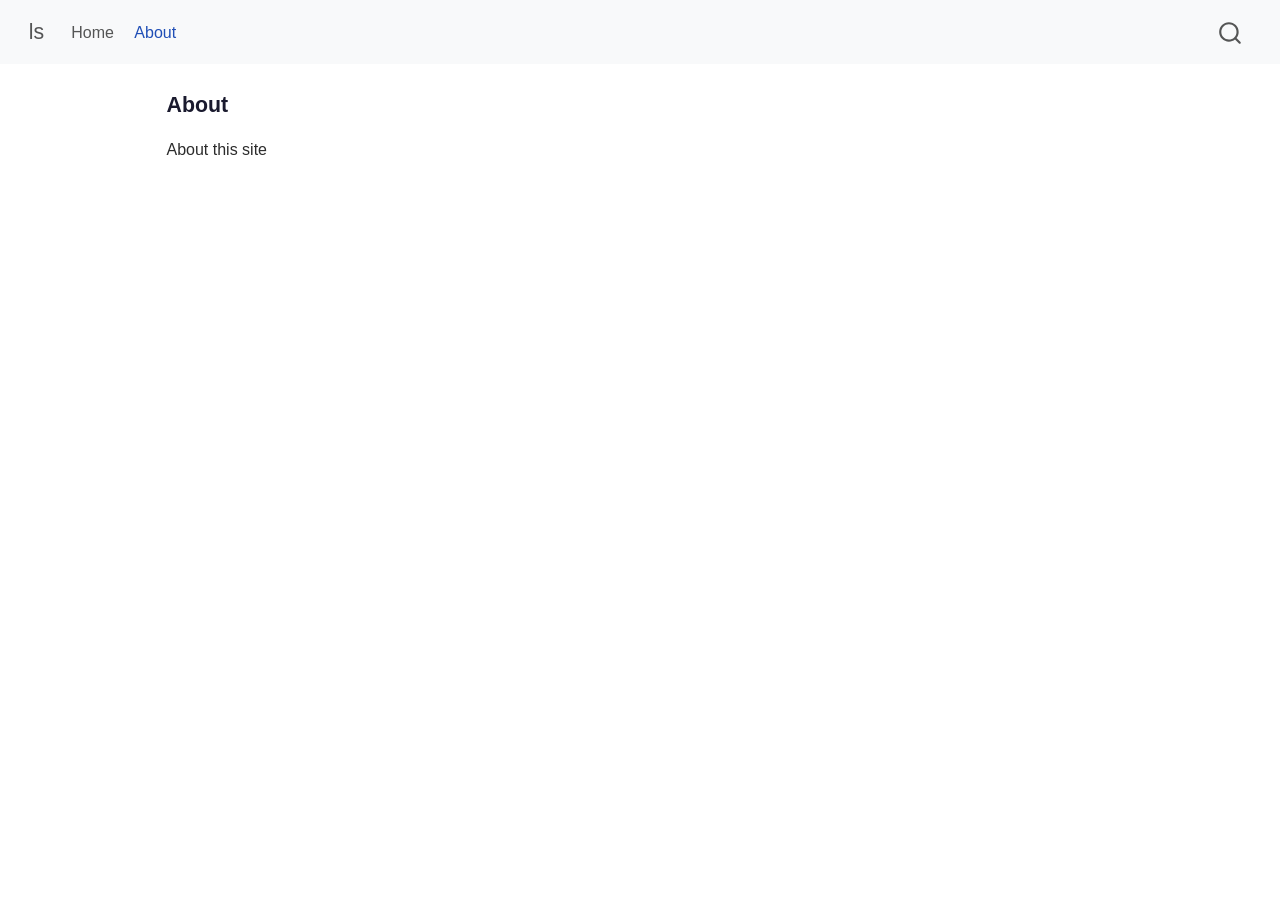
<file: docs/about.html>
<!DOCTYPE html>
<html xmlns="http://www.w3.org/1999/xhtml" lang="en" xml:lang="en"><head>

<meta charset="utf-8">
<meta name="generator" content="quarto-1.9.37">

<meta name="viewport" content="width=device-width, initial-scale=1.0, user-scalable=yes">


<title>About – ls</title>
<style>
/* Default styles provided by pandoc.
** See https://pandoc.org/MANUAL.html#variables-for-html for config info.
*/
code{white-space: pre-wrap;}
span.smallcaps{font-variant: small-caps;}
div.columns{display: flex; gap: min(4vw, 1.5em);}
div.column{flex: auto; overflow-x: auto;}
div.hanging-indent{margin-left: 1.5em; text-indent: -1.5em;}
ul.task-list{list-style: none;}
ul.task-list li input[type="checkbox"] {
  width: 0.8em;
  margin: 0 0.8em 0.2em -1em; /* quarto-specific, see https://github.com/quarto-dev/quarto-cli/issues/4556 */ 
  vertical-align: middle;
}
</style>


<script src="site_libs/quarto-nav/quarto-nav.js"></script>
<script src="site_libs/quarto-nav/headroom.min.js"></script>
<script src="site_libs/clipboard/clipboard.min.js"></script>
<script src="site_libs/quarto-search/autocomplete.umd.js"></script>
<script src="site_libs/quarto-search/fuse.min.js"></script>
<script src="site_libs/quarto-search/quarto-search.js"></script>
<meta name="quarto:offset" content="./">
<script src="site_libs/quarto-html/quarto.js" type="module"></script>
<script src="site_libs/quarto-html/tabsets/tabsets.js" type="module"></script>
<script src="site_libs/quarto-html/popper.min.js"></script>
<script src="site_libs/quarto-html/tippy.umd.min.js"></script>
<script src="site_libs/quarto-html/anchor.min.js"></script>
<link href="site_libs/quarto-html/tippy.css" rel="stylesheet">
<link href="site_libs/quarto-html/quarto-syntax-highlighting-7f8f88aac4f3542376d5c11b86a4c14d.css" rel="stylesheet" id="quarto-text-highlighting-styles">
<script src="site_libs/bootstrap/bootstrap.min.js"></script>
<link href="site_libs/bootstrap/bootstrap-icons.css" rel="stylesheet">
<link href="site_libs/bootstrap/bootstrap-a0f9fd0d421825b736dc1bbcbcba2219.min.css" rel="stylesheet" append-hash="true" id="quarto-bootstrap" data-mode="light">
<script id="quarto-search-options" type="application/json">{
  "location": "navbar",
  "copy-button": false,
  "collapse-after": 3,
  "panel-placement": "end",
  "type": "overlay",
  "limit": 50,
  "keyboard-shortcut": [
    "f",
    "/",
    "s"
  ],
  "show-item-context": false,
  "language": {
    "search-no-results-text": "No results",
    "search-matching-documents-text": "matching documents",
    "search-copy-link-title": "Copy link to search",
    "search-hide-matches-text": "Hide additional matches",
    "search-more-match-text": "more match in this document",
    "search-more-matches-text": "more matches in this document",
    "search-clear-button-title": "Clear",
    "search-text-placeholder": "",
    "search-detached-cancel-button-title": "Cancel",
    "search-submit-button-title": "Submit",
    "search-label": "Search"
  }
}</script>


<link rel="stylesheet" href="styles.css">
</head>

<body class="nav-fixed quarto-light">

<div id="quarto-search-results"></div>
  <header id="quarto-header" class="headroom fixed-top">
    <nav class="navbar navbar-expand-lg " data-bs-theme="dark">
      <div class="navbar-container container-fluid">
      <div class="navbar-brand-container mx-auto">
    <a class="navbar-brand" href="./index.html">
    <span class="navbar-title">ls</span>
    </a>
  </div>
            <div id="quarto-search" class="" title="Search"></div>
          <button class="navbar-toggler" type="button" data-bs-toggle="collapse" data-bs-target="#navbarCollapse" aria-controls="navbarCollapse" role="menu" aria-expanded="false" aria-label="Toggle navigation" onclick="if (window.quartoToggleHeadroom) { window.quartoToggleHeadroom(); }">
  <span class="navbar-toggler-icon"></span>
</button>
          <div class="collapse navbar-collapse" id="navbarCollapse">
            <ul class="navbar-nav navbar-nav-scroll me-auto">
  <li class="nav-item">
    <a class="nav-link" href="./index.html"> 
<span class="menu-text">Home</span></a>
  </li>  
  <li class="nav-item">
    <a class="nav-link active" href="./about.html" aria-current="page"> 
<span class="menu-text">About</span></a>
  </li>  
</ul>
          </div> <!-- /navcollapse -->
            <div class="quarto-navbar-tools">
</div>
      </div> <!-- /container-fluid -->
    </nav>
</header>
<!-- content -->
<div id="quarto-content" class="quarto-container page-columns page-rows-contents page-layout-article page-navbar">
<!-- sidebar -->
<!-- margin-sidebar -->
    <div id="quarto-margin-sidebar" class="sidebar margin-sidebar zindex-bottom">
        
    </div>
<!-- main -->
<main class="content" id="quarto-document-content">

<header id="title-block-header" class="quarto-title-block default">
<div class="quarto-title">
<h1 class="title">About</h1>
</div>



<div class="quarto-title-meta">

    
  
    
  </div>
  


</header>


<p>About this site</p>



</main> <!-- /main -->
<script id="quarto-html-after-body" type="application/javascript">
  window.document.addEventListener("DOMContentLoaded", function (event) {
    const icon = "";
    const anchorJS = new window.AnchorJS();
    anchorJS.options = {
      placement: 'right',
      icon: icon
    };
    anchorJS.add('.anchored');
    const isCodeAnnotation = (el) => {
      for (const clz of el.classList) {
        if (clz.startsWith('code-annotation-')) {                     
          return true;
        }
      }
      return false;
    }
    const onCopySuccess = function(e) {
      // button target
      const button = e.trigger;
      // don't keep focus
      button.blur();
      // flash "checked"
      button.classList.add('code-copy-button-checked');
      var currentTitle = button.getAttribute("title");
      button.setAttribute("title", "Copied!");
      let tooltip;
      if (window.bootstrap) {
        button.setAttribute("data-bs-toggle", "tooltip");
        button.setAttribute("data-bs-placement", "left");
        button.setAttribute("data-bs-title", "Copied!");
        tooltip = new bootstrap.Tooltip(button, 
          { trigger: "manual", 
            customClass: "code-copy-button-tooltip",
            offset: [0, -8]});
        tooltip.show();    
      }
      setTimeout(function() {
        if (tooltip) {
          tooltip.hide();
          button.removeAttribute("data-bs-title");
          button.removeAttribute("data-bs-toggle");
          button.removeAttribute("data-bs-placement");
        }
        button.setAttribute("title", currentTitle);
        button.classList.remove('code-copy-button-checked');
      }, 1000);
      // clear code selection
      e.clearSelection();
    }
    const getTextToCopy = function(trigger) {
      const outerScaffold = trigger.parentElement.cloneNode(true);
      const codeEl = outerScaffold.querySelector('code');
      for (const childEl of codeEl.children) {
        if (isCodeAnnotation(childEl)) {
          childEl.remove();
        }
      }
      return codeEl.innerText;
    }
    const clipboard = new window.ClipboardJS('.code-copy-button:not([data-in-quarto-modal])', {
      text: getTextToCopy
    });
    clipboard.on('success', onCopySuccess);
    if (window.document.getElementById('quarto-embedded-source-code-modal')) {
      const clipboardModal = new window.ClipboardJS('.code-copy-button[data-in-quarto-modal]', {
        text: getTextToCopy,
        container: window.document.getElementById('quarto-embedded-source-code-modal')
      });
      clipboardModal.on('success', onCopySuccess);
    }
      var localhostRegex = new RegExp(/^(?:http|https):\/\/localhost\:?[0-9]*\//);
      var mailtoRegex = new RegExp(/^mailto:/);
        var filterRegex = new RegExp('/' + window.location.host + '/');
      var isInternal = (href) => {
          return filterRegex.test(href) || localhostRegex.test(href) || mailtoRegex.test(href);
      }
      // Inspect non-navigation links and adorn them if external
     var links = window.document.querySelectorAll('a[href]:not(.nav-link):not(.navbar-brand):not(.toc-action):not(.sidebar-link):not(.sidebar-item-toggle):not(.pagination-link):not(.no-external):not([aria-hidden]):not(.dropdown-item):not(.quarto-navigation-tool):not(.about-link)');
      for (var i=0; i<links.length; i++) {
        const link = links[i];
        if (!isInternal(link.href)) {
          // undo the damage that might have been done by quarto-nav.js in the case of
          // links that we want to consider external
          if (link.dataset.originalHref !== undefined) {
            link.href = link.dataset.originalHref;
          }
        }
      }
    function tippyHover(el, contentFn, onTriggerFn, onUntriggerFn) {
      const config = {
        allowHTML: true,
        maxWidth: 500,
        delay: 100,
        arrow: false,
        appendTo: function(el) {
            return el.parentElement;
        },
        interactive: true,
        interactiveBorder: 10,
        theme: 'quarto',
        placement: 'bottom-start',
      };
      if (contentFn) {
        config.content = contentFn;
      }
      if (onTriggerFn) {
        config.onTrigger = onTriggerFn;
      }
      if (onUntriggerFn) {
        config.onUntrigger = onUntriggerFn;
      }
      window.tippy(el, config); 
    }
    const noterefs = window.document.querySelectorAll('a[role="doc-noteref"]');
    for (var i=0; i<noterefs.length; i++) {
      const ref = noterefs[i];
      tippyHover(ref, function() {
        // use id or data attribute instead here
        let href = ref.getAttribute('data-footnote-href') || ref.getAttribute('href');
        try { href = new URL(href).hash; } catch {}
        const id = href.replace(/^#\/?/, "");
        const note = window.document.getElementById(id);
        if (note) {
          return note.innerHTML;
        } else {
          return "";
        }
      });
    }
    const xrefs = window.document.querySelectorAll('a.quarto-xref');
    const processXRef = (id, note) => {
      // Strip column container classes
      const stripColumnClz = (el) => {
        el.classList.remove("page-full", "page-columns");
        if (el.children) {
          for (const child of el.children) {
            stripColumnClz(child);
          }
        }
      }
      stripColumnClz(note)
      if (id === null || id.startsWith('sec-')) {
        // Special case sections, only their first couple elements
        const container = document.createElement("div");
        if (note.children && note.children.length > 2) {
          container.appendChild(note.children[0].cloneNode(true));
          for (let i = 1; i < note.children.length; i++) {
            const child = note.children[i];
            if (child.tagName === "P" && child.innerText === "") {
              continue;
            } else {
              container.appendChild(child.cloneNode(true));
              break;
            }
          }
          if (window.Quarto?.typesetMath) {
            window.Quarto.typesetMath(container);
          }
          return container.innerHTML
        } else {
          if (window.Quarto?.typesetMath) {
            window.Quarto.typesetMath(note);
          }
          return note.innerHTML;
        }
      } else {
        // Remove any anchor links if they are present
        const anchorLink = note.querySelector('a.anchorjs-link');
        if (anchorLink) {
          anchorLink.remove();
        }
        if (window.Quarto?.typesetMath) {
          window.Quarto.typesetMath(note);
        }
        if (note.classList.contains("callout")) {
          return note.outerHTML;
        } else {
          return note.innerHTML;
        }
      }
    }
    for (var i=0; i<xrefs.length; i++) {
      const xref = xrefs[i];
      tippyHover(xref, undefined, function(instance) {
        instance.disable();
        let url = xref.getAttribute('href');
        let hash = undefined; 
        if (url.startsWith('#')) {
          hash = url;
        } else {
          try { hash = new URL(url).hash; } catch {}
        }
        if (hash) {
          const id = hash.replace(/^#\/?/, "");
          const note = window.document.getElementById(id);
          if (note !== null) {
            try {
              const html = processXRef(id, note.cloneNode(true));
              instance.setContent(html);
            } finally {
              instance.enable();
              instance.show();
            }
          } else {
            // See if we can fetch this
            fetch(url.split('#')[0])
            .then(res => res.text())
            .then(html => {
              const parser = new DOMParser();
              const htmlDoc = parser.parseFromString(html, "text/html");
              const note = htmlDoc.getElementById(id);
              if (note !== null) {
                const html = processXRef(id, note);
                instance.setContent(html);
              } 
            }).finally(() => {
              instance.enable();
              instance.show();
            });
          }
        } else {
          // See if we can fetch a full url (with no hash to target)
          // This is a special case and we should probably do some content thinning / targeting
          fetch(url)
          .then(res => res.text())
          .then(html => {
            const parser = new DOMParser();
            const htmlDoc = parser.parseFromString(html, "text/html");
            const note = htmlDoc.querySelector('main.content');
            if (note !== null) {
              // This should only happen for chapter cross references
              // (since there is no id in the URL)
              // remove the first header
              if (note.children.length > 0 && note.children[0].tagName === "HEADER") {
                note.children[0].remove();
              }
              const html = processXRef(null, note);
              instance.setContent(html);
            } 
          }).finally(() => {
            instance.enable();
            instance.show();
          });
        }
      }, function(instance) {
      });
    }
        let selectedAnnoteEl;
        const selectorForAnnotation = ( cell, annotation) => {
          let cellAttr = 'data-code-cell="' + cell + '"';
          let lineAttr = 'data-code-annotation="' +  annotation + '"';
          const selector = 'span[' + cellAttr + '][' + lineAttr + ']';
          return selector;
        }
        const selectCodeLines = (annoteEl) => {
          const doc = window.document;
          const targetCell = annoteEl.getAttribute("data-target-cell");
          const targetAnnotation = annoteEl.getAttribute("data-target-annotation");
          const annoteSpan = window.document.querySelector(selectorForAnnotation(targetCell, targetAnnotation));
          const lines = annoteSpan.getAttribute("data-code-lines").split(",");
          const lineIds = lines.map((line) => {
            return targetCell + "-" + line;
          })
          let top = null;
          let height = null;
          let parent = null;
          if (lineIds.length > 0) {
              //compute the position of the single el (top and bottom and make a div)
              const el = window.document.getElementById(lineIds[0]);
              top = el.offsetTop;
              height = el.offsetHeight;
              parent = el.parentElement.parentElement;
            if (lineIds.length > 1) {
              const lastEl = window.document.getElementById(lineIds[lineIds.length - 1]);
              const bottom = lastEl.offsetTop + lastEl.offsetHeight;
              height = bottom - top;
            }
            if (top !== null && height !== null && parent !== null) {
              // cook up a div (if necessary) and position it 
              let div = window.document.getElementById("code-annotation-line-highlight");
              if (div === null) {
                div = window.document.createElement("div");
                div.setAttribute("id", "code-annotation-line-highlight");
                div.style.position = 'absolute';
                parent.appendChild(div);
              }
              div.style.top = top - 2 + "px";
              div.style.height = height + 4 + "px";
              div.style.left = 0;
              let gutterDiv = window.document.getElementById("code-annotation-line-highlight-gutter");
              if (gutterDiv === null) {
                gutterDiv = window.document.createElement("div");
                gutterDiv.setAttribute("id", "code-annotation-line-highlight-gutter");
                gutterDiv.style.position = 'absolute';
                const codeCell = window.document.getElementById(targetCell);
                const gutter = codeCell.querySelector('.code-annotation-gutter');
                gutter.appendChild(gutterDiv);
              }
              gutterDiv.style.top = top - 2 + "px";
              gutterDiv.style.height = height + 4 + "px";
            }
            selectedAnnoteEl = annoteEl;
          }
        };
        const unselectCodeLines = () => {
          const elementsIds = ["code-annotation-line-highlight", "code-annotation-line-highlight-gutter"];
          elementsIds.forEach((elId) => {
            const div = window.document.getElementById(elId);
            if (div) {
              div.remove();
            }
          });
          selectedAnnoteEl = undefined;
        };
          // Handle positioning of the toggle
      window.addEventListener(
        "resize",
        throttle(() => {
          elRect = undefined;
          if (selectedAnnoteEl) {
            selectCodeLines(selectedAnnoteEl);
          }
        }, 10)
      );
      function throttle(fn, ms) {
      let throttle = false;
      let timer;
        return (...args) => {
          if(!throttle) { // first call gets through
              fn.apply(this, args);
              throttle = true;
          } else { // all the others get throttled
              if(timer) clearTimeout(timer); // cancel #2
              timer = setTimeout(() => {
                fn.apply(this, args);
                timer = throttle = false;
              }, ms);
          }
        };
      }
        // Attach click handler to the DT
        const annoteDls = window.document.querySelectorAll('dt[data-target-cell]');
        for (const annoteDlNode of annoteDls) {
          annoteDlNode.addEventListener('click', (event) => {
            const clickedEl = event.target;
            if (clickedEl !== selectedAnnoteEl) {
              unselectCodeLines();
              const activeEl = window.document.querySelector('dt[data-target-cell].code-annotation-active');
              if (activeEl) {
                activeEl.classList.remove('code-annotation-active');
              }
              selectCodeLines(clickedEl);
              clickedEl.classList.add('code-annotation-active');
            } else {
              // Unselect the line
              unselectCodeLines();
              clickedEl.classList.remove('code-annotation-active');
            }
          });
        }
    const findCites = (el) => {
      const parentEl = el.parentElement;
      if (parentEl) {
        const cites = parentEl.dataset.cites;
        if (cites) {
          return {
            el,
            cites: cites.split(' ')
          };
        } else {
          return findCites(el.parentElement)
        }
      } else {
        return undefined;
      }
    };
    var bibliorefs = window.document.querySelectorAll('a[role="doc-biblioref"]');
    for (var i=0; i<bibliorefs.length; i++) {
      const ref = bibliorefs[i];
      const citeInfo = findCites(ref);
      if (citeInfo) {
        tippyHover(citeInfo.el, function() {
          var popup = window.document.createElement('div');
          citeInfo.cites.forEach(function(cite) {
            var citeDiv = window.document.createElement('div');
            citeDiv.classList.add('hanging-indent');
            citeDiv.classList.add('csl-entry');
            var biblioDiv = window.document.getElementById('ref-' + cite);
            if (biblioDiv) {
              citeDiv.innerHTML = biblioDiv.innerHTML;
            }
            popup.appendChild(citeDiv);
          });
          return popup.innerHTML;
        });
      }
    }
  });
  </script>
</div> <!-- /content -->




</body></html>
</file>
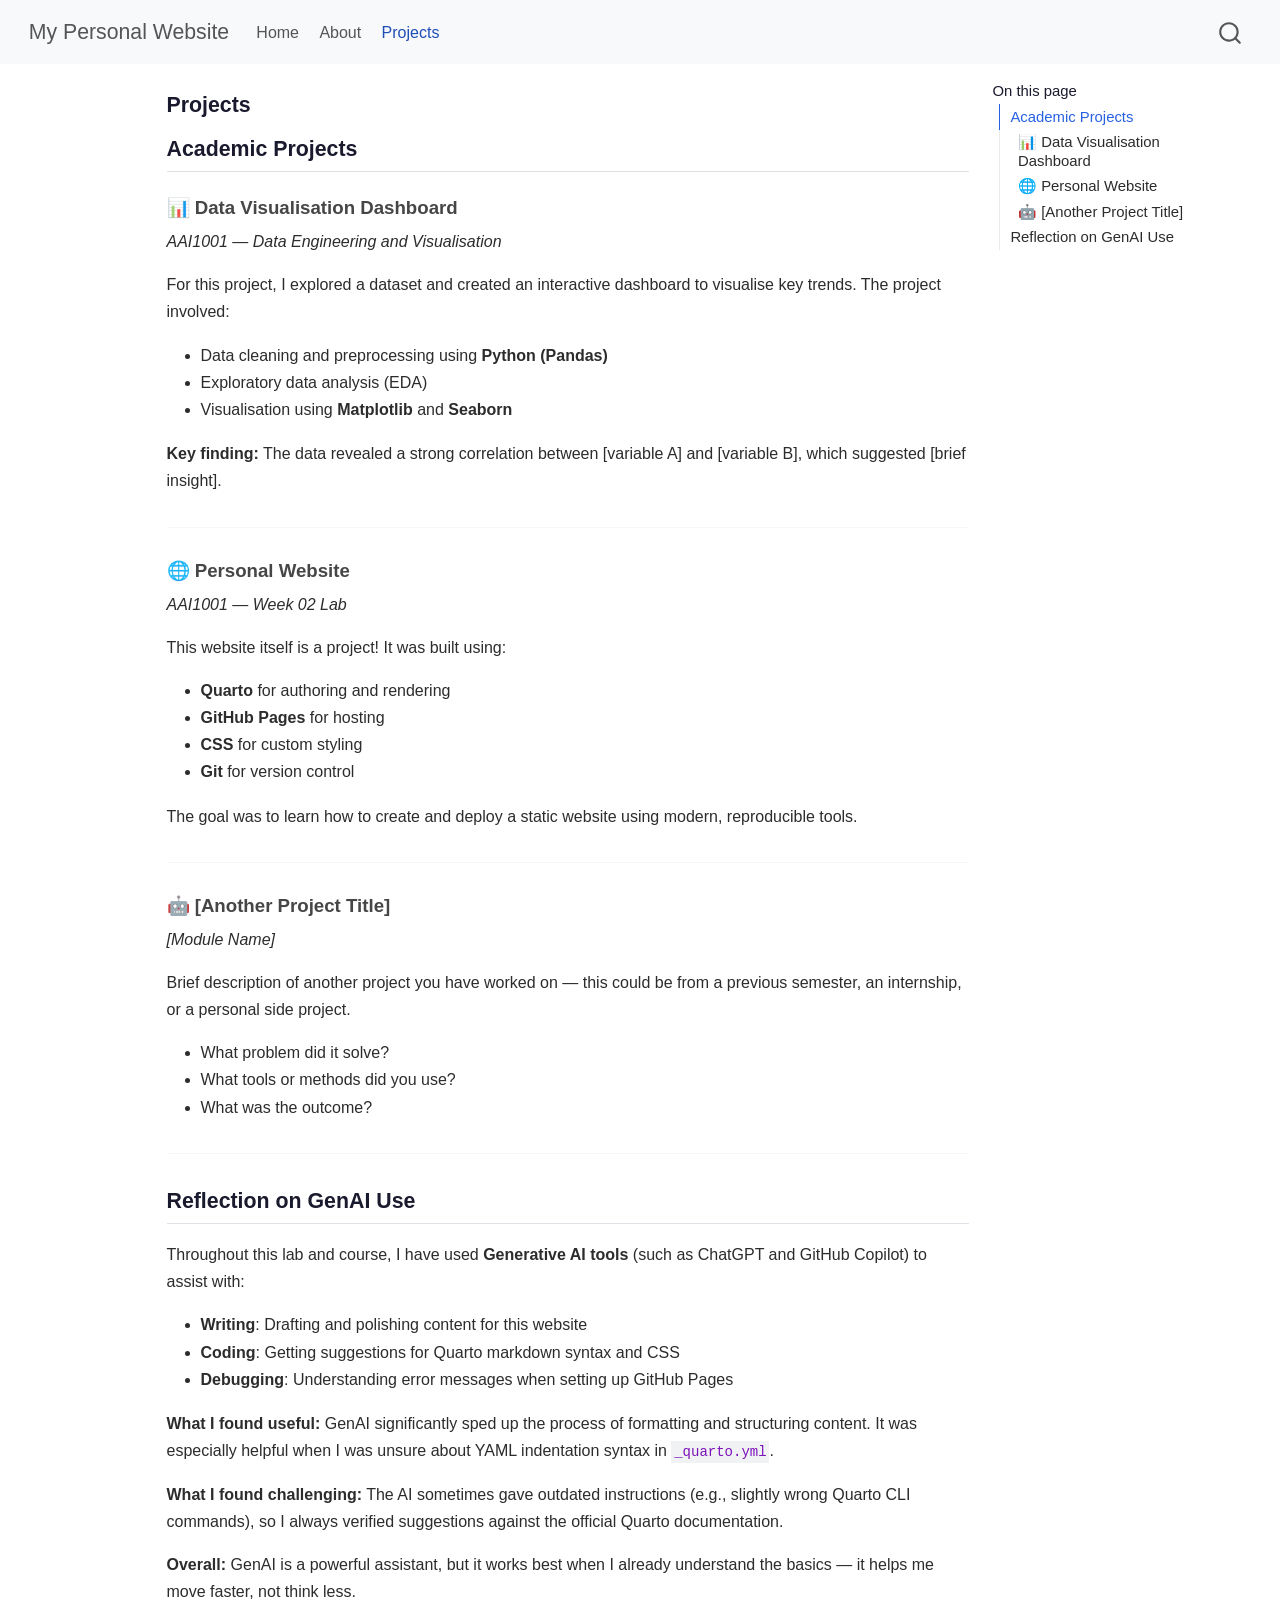
<file: docs/projects.html>
<!DOCTYPE html>
<html xmlns="http://www.w3.org/1999/xhtml" lang="en" xml:lang="en"><head>

<meta charset="utf-8">
<meta name="generator" content="quarto-1.9.37">

<meta name="viewport" content="width=device-width, initial-scale=1.0, user-scalable=yes">


<title>Projects – My Personal Website</title>
<style>
/* Default styles provided by pandoc.
** See https://pandoc.org/MANUAL.html#variables-for-html for config info.
*/
code{white-space: pre-wrap;}
span.smallcaps{font-variant: small-caps;}
div.columns{display: flex; gap: min(4vw, 1.5em);}
div.column{flex: auto; overflow-x: auto;}
div.hanging-indent{margin-left: 1.5em; text-indent: -1.5em;}
ul.task-list{list-style: none;}
ul.task-list li input[type="checkbox"] {
  width: 0.8em;
  margin: 0 0.8em 0.2em -1em; /* quarto-specific, see https://github.com/quarto-dev/quarto-cli/issues/4556 */ 
  vertical-align: middle;
}
</style>


<script src="site_libs/quarto-nav/quarto-nav.js"></script>
<script src="site_libs/quarto-nav/headroom.min.js"></script>
<script src="site_libs/clipboard/clipboard.min.js"></script>
<script src="site_libs/quarto-search/autocomplete.umd.js"></script>
<script src="site_libs/quarto-search/fuse.min.js"></script>
<script src="site_libs/quarto-search/quarto-search.js"></script>
<meta name="quarto:offset" content="./">
<script src="site_libs/quarto-html/quarto.js" type="module"></script>
<script src="site_libs/quarto-html/tabsets/tabsets.js" type="module"></script>
<script src="site_libs/quarto-html/popper.min.js"></script>
<script src="site_libs/quarto-html/tippy.umd.min.js"></script>
<script src="site_libs/quarto-html/anchor.min.js"></script>
<link href="site_libs/quarto-html/tippy.css" rel="stylesheet">
<link href="site_libs/quarto-html/quarto-syntax-highlighting-7f8f88aac4f3542376d5c11b86a4c14d.css" rel="stylesheet" id="quarto-text-highlighting-styles">
<script src="site_libs/bootstrap/bootstrap.min.js"></script>
<link href="site_libs/bootstrap/bootstrap-icons.css" rel="stylesheet">
<link href="site_libs/bootstrap/bootstrap-a0f9fd0d421825b736dc1bbcbcba2219.min.css" rel="stylesheet" append-hash="true" id="quarto-bootstrap" data-mode="light">
<script id="quarto-search-options" type="application/json">{
  "location": "navbar",
  "copy-button": false,
  "collapse-after": 3,
  "panel-placement": "end",
  "type": "overlay",
  "limit": 50,
  "keyboard-shortcut": [
    "f",
    "/",
    "s"
  ],
  "show-item-context": false,
  "language": {
    "search-no-results-text": "No results",
    "search-matching-documents-text": "matching documents",
    "search-copy-link-title": "Copy link to search",
    "search-hide-matches-text": "Hide additional matches",
    "search-more-match-text": "more match in this document",
    "search-more-matches-text": "more matches in this document",
    "search-clear-button-title": "Clear",
    "search-text-placeholder": "",
    "search-detached-cancel-button-title": "Cancel",
    "search-submit-button-title": "Submit",
    "search-label": "Search"
  }
}</script>


<link rel="stylesheet" href="styles.css">
</head>

<body class="nav-fixed quarto-light">

<div id="quarto-search-results"></div>
  <header id="quarto-header" class="headroom fixed-top">
    <nav class="navbar navbar-expand-lg " data-bs-theme="dark">
      <div class="navbar-container container-fluid">
      <div class="navbar-brand-container mx-auto">
    <a class="navbar-brand" href="./index.html">
    <span class="navbar-title">My Personal Website</span>
    </a>
  </div>
            <div id="quarto-search" class="" title="Search"></div>
          <button class="navbar-toggler" type="button" data-bs-toggle="collapse" data-bs-target="#navbarCollapse" aria-controls="navbarCollapse" role="menu" aria-expanded="false" aria-label="Toggle navigation" onclick="if (window.quartoToggleHeadroom) { window.quartoToggleHeadroom(); }">
  <span class="navbar-toggler-icon"></span>
</button>
          <div class="collapse navbar-collapse" id="navbarCollapse">
            <ul class="navbar-nav navbar-nav-scroll me-auto">
  <li class="nav-item">
    <a class="nav-link" href="./index.html"> 
<span class="menu-text">Home</span></a>
  </li>  
  <li class="nav-item">
    <a class="nav-link" href="./about.html"> 
<span class="menu-text">About</span></a>
  </li>  
  <li class="nav-item">
    <a class="nav-link active" href="./projects.html" aria-current="page"> 
<span class="menu-text">Projects</span></a>
  </li>  
</ul>
          </div> <!-- /navcollapse -->
            <div class="quarto-navbar-tools">
</div>
      </div> <!-- /container-fluid -->
    </nav>
</header>
<!-- content -->
<div id="quarto-content" class="quarto-container page-columns page-rows-contents page-layout-article page-navbar">
<!-- sidebar -->
<!-- margin-sidebar -->
    <div id="quarto-margin-sidebar" class="sidebar margin-sidebar">
        <nav id="TOC" role="doc-toc" class="toc-active">
    <h2 id="toc-title">On this page</h2>
   
  <ul>
  <li><a href="#academic-projects" id="toc-academic-projects" class="nav-link active" data-scroll-target="#academic-projects">Academic Projects</a>
  <ul class="collapse">
  <li><a href="#data-visualisation-dashboard" id="toc-data-visualisation-dashboard" class="nav-link" data-scroll-target="#data-visualisation-dashboard">📊 Data Visualisation Dashboard</a></li>
  <li><a href="#personal-website" id="toc-personal-website" class="nav-link" data-scroll-target="#personal-website">🌐 Personal Website</a></li>
  <li><a href="#another-project-title" id="toc-another-project-title" class="nav-link" data-scroll-target="#another-project-title">🤖 [Another Project Title]</a></li>
  </ul></li>
  <li><a href="#reflection-on-genai-use" id="toc-reflection-on-genai-use" class="nav-link" data-scroll-target="#reflection-on-genai-use">Reflection on GenAI Use</a></li>
  </ul>
</nav>
    </div>
<!-- main -->
<main class="content" id="quarto-document-content">

<header id="title-block-header" class="quarto-title-block default">
<div class="quarto-title">
<h1 class="title">Projects</h1>
</div>



<div class="quarto-title-meta">

    
  
    
  </div>
  


</header>


<section id="academic-projects" class="level2">
<h2 class="anchored" data-anchor-id="academic-projects">Academic Projects</h2>
<section id="data-visualisation-dashboard" class="level3">
<h3 class="anchored" data-anchor-id="data-visualisation-dashboard">📊 Data Visualisation Dashboard</h3>
<p><em>AAI1001 — Data Engineering and Visualisation</em></p>
<p>For this project, I explored a dataset and created an interactive dashboard to visualise key trends. The project involved:</p>
<ul>
<li>Data cleaning and preprocessing using <strong>Python (Pandas)</strong></li>
<li>Exploratory data analysis (EDA)</li>
<li>Visualisation using <strong>Matplotlib</strong> and <strong>Seaborn</strong></li>
</ul>
<p><strong>Key finding:</strong> The data revealed a strong correlation between [variable A] and [variable B], which suggested [brief insight].</p>
<hr>
</section>
<section id="personal-website" class="level3">
<h3 class="anchored" data-anchor-id="personal-website">🌐 Personal Website</h3>
<p><em>AAI1001 — Week 02 Lab</em></p>
<p>This website itself is a project! It was built using:</p>
<ul>
<li><strong>Quarto</strong> for authoring and rendering</li>
<li><strong>GitHub Pages</strong> for hosting</li>
<li><strong>CSS</strong> for custom styling</li>
<li><strong>Git</strong> for version control</li>
</ul>
<p>The goal was to learn how to create and deploy a static website using modern, reproducible tools.</p>
<hr>
</section>
<section id="another-project-title" class="level3">
<h3 class="anchored" data-anchor-id="another-project-title">🤖 [Another Project Title]</h3>
<p><em>[Module Name]</em></p>
<p>Brief description of another project you have worked on — this could be from a previous semester, an internship, or a personal side project.</p>
<ul>
<li>What problem did it solve?</li>
<li>What tools or methods did you use?</li>
<li>What was the outcome?</li>
</ul>
<hr>
</section>
</section>
<section id="reflection-on-genai-use" class="level2">
<h2 class="anchored" data-anchor-id="reflection-on-genai-use">Reflection on GenAI Use</h2>
<p>Throughout this lab and course, I have used <strong>Generative AI tools</strong> (such as ChatGPT and GitHub Copilot) to assist with:</p>
<ul>
<li><strong>Writing</strong>: Drafting and polishing content for this website</li>
<li><strong>Coding</strong>: Getting suggestions for Quarto markdown syntax and CSS</li>
<li><strong>Debugging</strong>: Understanding error messages when setting up GitHub Pages</li>
</ul>
<p><strong>What I found useful:</strong> GenAI significantly sped up the process of formatting and structuring content. It was especially helpful when I was unsure about YAML indentation syntax in <code>_quarto.yml</code>.</p>
<p><strong>What I found challenging:</strong> The AI sometimes gave outdated instructions (e.g., slightly wrong Quarto CLI commands), so I always verified suggestions against the official Quarto documentation.</p>
<p><strong>Overall:</strong> GenAI is a powerful assistant, but it works best when I already understand the basics — it helps me move faster, not think less.</p>


</section>

</main> <!-- /main -->
<script id="quarto-html-after-body" type="application/javascript">
  window.document.addEventListener("DOMContentLoaded", function (event) {
    const icon = "";
    const anchorJS = new window.AnchorJS();
    anchorJS.options = {
      placement: 'right',
      icon: icon
    };
    anchorJS.add('.anchored');
    const isCodeAnnotation = (el) => {
      for (const clz of el.classList) {
        if (clz.startsWith('code-annotation-')) {                     
          return true;
        }
      }
      return false;
    }
    const onCopySuccess = function(e) {
      // button target
      const button = e.trigger;
      // don't keep focus
      button.blur();
      // flash "checked"
      button.classList.add('code-copy-button-checked');
      var currentTitle = button.getAttribute("title");
      button.setAttribute("title", "Copied!");
      let tooltip;
      if (window.bootstrap) {
        button.setAttribute("data-bs-toggle", "tooltip");
        button.setAttribute("data-bs-placement", "left");
        button.setAttribute("data-bs-title", "Copied!");
        tooltip = new bootstrap.Tooltip(button, 
          { trigger: "manual", 
            customClass: "code-copy-button-tooltip",
            offset: [0, -8]});
        tooltip.show();    
      }
      setTimeout(function() {
        if (tooltip) {
          tooltip.hide();
          button.removeAttribute("data-bs-title");
          button.removeAttribute("data-bs-toggle");
          button.removeAttribute("data-bs-placement");
        }
        button.setAttribute("title", currentTitle);
        button.classList.remove('code-copy-button-checked');
      }, 1000);
      // clear code selection
      e.clearSelection();
    }
    const getTextToCopy = function(trigger) {
      const outerScaffold = trigger.parentElement.cloneNode(true);
      const codeEl = outerScaffold.querySelector('code');
      for (const childEl of codeEl.children) {
        if (isCodeAnnotation(childEl)) {
          childEl.remove();
        }
      }
      return codeEl.innerText;
    }
    const clipboard = new window.ClipboardJS('.code-copy-button:not([data-in-quarto-modal])', {
      text: getTextToCopy
    });
    clipboard.on('success', onCopySuccess);
    if (window.document.getElementById('quarto-embedded-source-code-modal')) {
      const clipboardModal = new window.ClipboardJS('.code-copy-button[data-in-quarto-modal]', {
        text: getTextToCopy,
        container: window.document.getElementById('quarto-embedded-source-code-modal')
      });
      clipboardModal.on('success', onCopySuccess);
    }
      var localhostRegex = new RegExp(/^(?:http|https):\/\/localhost\:?[0-9]*\//);
      var mailtoRegex = new RegExp(/^mailto:/);
        var filterRegex = new RegExp('/' + window.location.host + '/');
      var isInternal = (href) => {
          return filterRegex.test(href) || localhostRegex.test(href) || mailtoRegex.test(href);
      }
      // Inspect non-navigation links and adorn them if external
     var links = window.document.querySelectorAll('a[href]:not(.nav-link):not(.navbar-brand):not(.toc-action):not(.sidebar-link):not(.sidebar-item-toggle):not(.pagination-link):not(.no-external):not([aria-hidden]):not(.dropdown-item):not(.quarto-navigation-tool):not(.about-link)');
      for (var i=0; i<links.length; i++) {
        const link = links[i];
        if (!isInternal(link.href)) {
          // undo the damage that might have been done by quarto-nav.js in the case of
          // links that we want to consider external
          if (link.dataset.originalHref !== undefined) {
            link.href = link.dataset.originalHref;
          }
        }
      }
    function tippyHover(el, contentFn, onTriggerFn, onUntriggerFn) {
      const config = {
        allowHTML: true,
        maxWidth: 500,
        delay: 100,
        arrow: false,
        appendTo: function(el) {
            return el.parentElement;
        },
        interactive: true,
        interactiveBorder: 10,
        theme: 'quarto',
        placement: 'bottom-start',
      };
      if (contentFn) {
        config.content = contentFn;
      }
      if (onTriggerFn) {
        config.onTrigger = onTriggerFn;
      }
      if (onUntriggerFn) {
        config.onUntrigger = onUntriggerFn;
      }
      window.tippy(el, config); 
    }
    const noterefs = window.document.querySelectorAll('a[role="doc-noteref"]');
    for (var i=0; i<noterefs.length; i++) {
      const ref = noterefs[i];
      tippyHover(ref, function() {
        // use id or data attribute instead here
        let href = ref.getAttribute('data-footnote-href') || ref.getAttribute('href');
        try { href = new URL(href).hash; } catch {}
        const id = href.replace(/^#\/?/, "");
        const note = window.document.getElementById(id);
        if (note) {
          return note.innerHTML;
        } else {
          return "";
        }
      });
    }
    const xrefs = window.document.querySelectorAll('a.quarto-xref');
    const processXRef = (id, note) => {
      // Strip column container classes
      const stripColumnClz = (el) => {
        el.classList.remove("page-full", "page-columns");
        if (el.children) {
          for (const child of el.children) {
            stripColumnClz(child);
          }
        }
      }
      stripColumnClz(note)
      if (id === null || id.startsWith('sec-')) {
        // Special case sections, only their first couple elements
        const container = document.createElement("div");
        if (note.children && note.children.length > 2) {
          container.appendChild(note.children[0].cloneNode(true));
          for (let i = 1; i < note.children.length; i++) {
            const child = note.children[i];
            if (child.tagName === "P" && child.innerText === "") {
              continue;
            } else {
              container.appendChild(child.cloneNode(true));
              break;
            }
          }
          if (window.Quarto?.typesetMath) {
            window.Quarto.typesetMath(container);
          }
          return container.innerHTML
        } else {
          if (window.Quarto?.typesetMath) {
            window.Quarto.typesetMath(note);
          }
          return note.innerHTML;
        }
      } else {
        // Remove any anchor links if they are present
        const anchorLink = note.querySelector('a.anchorjs-link');
        if (anchorLink) {
          anchorLink.remove();
        }
        if (window.Quarto?.typesetMath) {
          window.Quarto.typesetMath(note);
        }
        if (note.classList.contains("callout")) {
          return note.outerHTML;
        } else {
          return note.innerHTML;
        }
      }
    }
    for (var i=0; i<xrefs.length; i++) {
      const xref = xrefs[i];
      tippyHover(xref, undefined, function(instance) {
        instance.disable();
        let url = xref.getAttribute('href');
        let hash = undefined; 
        if (url.startsWith('#')) {
          hash = url;
        } else {
          try { hash = new URL(url).hash; } catch {}
        }
        if (hash) {
          const id = hash.replace(/^#\/?/, "");
          const note = window.document.getElementById(id);
          if (note !== null) {
            try {
              const html = processXRef(id, note.cloneNode(true));
              instance.setContent(html);
            } finally {
              instance.enable();
              instance.show();
            }
          } else {
            // See if we can fetch this
            fetch(url.split('#')[0])
            .then(res => res.text())
            .then(html => {
              const parser = new DOMParser();
              const htmlDoc = parser.parseFromString(html, "text/html");
              const note = htmlDoc.getElementById(id);
              if (note !== null) {
                const html = processXRef(id, note);
                instance.setContent(html);
              } 
            }).finally(() => {
              instance.enable();
              instance.show();
            });
          }
        } else {
          // See if we can fetch a full url (with no hash to target)
          // This is a special case and we should probably do some content thinning / targeting
          fetch(url)
          .then(res => res.text())
          .then(html => {
            const parser = new DOMParser();
            const htmlDoc = parser.parseFromString(html, "text/html");
            const note = htmlDoc.querySelector('main.content');
            if (note !== null) {
              // This should only happen for chapter cross references
              // (since there is no id in the URL)
              // remove the first header
              if (note.children.length > 0 && note.children[0].tagName === "HEADER") {
                note.children[0].remove();
              }
              const html = processXRef(null, note);
              instance.setContent(html);
            } 
          }).finally(() => {
            instance.enable();
            instance.show();
          });
        }
      }, function(instance) {
      });
    }
        let selectedAnnoteEl;
        const selectorForAnnotation = ( cell, annotation) => {
          let cellAttr = 'data-code-cell="' + cell + '"';
          let lineAttr = 'data-code-annotation="' +  annotation + '"';
          const selector = 'span[' + cellAttr + '][' + lineAttr + ']';
          return selector;
        }
        const selectCodeLines = (annoteEl) => {
          const doc = window.document;
          const targetCell = annoteEl.getAttribute("data-target-cell");
          const targetAnnotation = annoteEl.getAttribute("data-target-annotation");
          const annoteSpan = window.document.querySelector(selectorForAnnotation(targetCell, targetAnnotation));
          const lines = annoteSpan.getAttribute("data-code-lines").split(",");
          const lineIds = lines.map((line) => {
            return targetCell + "-" + line;
          })
          let top = null;
          let height = null;
          let parent = null;
          if (lineIds.length > 0) {
              //compute the position of the single el (top and bottom and make a div)
              const el = window.document.getElementById(lineIds[0]);
              top = el.offsetTop;
              height = el.offsetHeight;
              parent = el.parentElement.parentElement;
            if (lineIds.length > 1) {
              const lastEl = window.document.getElementById(lineIds[lineIds.length - 1]);
              const bottom = lastEl.offsetTop + lastEl.offsetHeight;
              height = bottom - top;
            }
            if (top !== null && height !== null && parent !== null) {
              // cook up a div (if necessary) and position it 
              let div = window.document.getElementById("code-annotation-line-highlight");
              if (div === null) {
                div = window.document.createElement("div");
                div.setAttribute("id", "code-annotation-line-highlight");
                div.style.position = 'absolute';
                parent.appendChild(div);
              }
              div.style.top = top - 2 + "px";
              div.style.height = height + 4 + "px";
              div.style.left = 0;
              let gutterDiv = window.document.getElementById("code-annotation-line-highlight-gutter");
              if (gutterDiv === null) {
                gutterDiv = window.document.createElement("div");
                gutterDiv.setAttribute("id", "code-annotation-line-highlight-gutter");
                gutterDiv.style.position = 'absolute';
                const codeCell = window.document.getElementById(targetCell);
                const gutter = codeCell.querySelector('.code-annotation-gutter');
                gutter.appendChild(gutterDiv);
              }
              gutterDiv.style.top = top - 2 + "px";
              gutterDiv.style.height = height + 4 + "px";
            }
            selectedAnnoteEl = annoteEl;
          }
        };
        const unselectCodeLines = () => {
          const elementsIds = ["code-annotation-line-highlight", "code-annotation-line-highlight-gutter"];
          elementsIds.forEach((elId) => {
            const div = window.document.getElementById(elId);
            if (div) {
              div.remove();
            }
          });
          selectedAnnoteEl = undefined;
        };
          // Handle positioning of the toggle
      window.addEventListener(
        "resize",
        throttle(() => {
          elRect = undefined;
          if (selectedAnnoteEl) {
            selectCodeLines(selectedAnnoteEl);
          }
        }, 10)
      );
      function throttle(fn, ms) {
      let throttle = false;
      let timer;
        return (...args) => {
          if(!throttle) { // first call gets through
              fn.apply(this, args);
              throttle = true;
          } else { // all the others get throttled
              if(timer) clearTimeout(timer); // cancel #2
              timer = setTimeout(() => {
                fn.apply(this, args);
                timer = throttle = false;
              }, ms);
          }
        };
      }
        // Attach click handler to the DT
        const annoteDls = window.document.querySelectorAll('dt[data-target-cell]');
        for (const annoteDlNode of annoteDls) {
          annoteDlNode.addEventListener('click', (event) => {
            const clickedEl = event.target;
            if (clickedEl !== selectedAnnoteEl) {
              unselectCodeLines();
              const activeEl = window.document.querySelector('dt[data-target-cell].code-annotation-active');
              if (activeEl) {
                activeEl.classList.remove('code-annotation-active');
              }
              selectCodeLines(clickedEl);
              clickedEl.classList.add('code-annotation-active');
            } else {
              // Unselect the line
              unselectCodeLines();
              clickedEl.classList.remove('code-annotation-active');
            }
          });
        }
    const findCites = (el) => {
      const parentEl = el.parentElement;
      if (parentEl) {
        const cites = parentEl.dataset.cites;
        if (cites) {
          return {
            el,
            cites: cites.split(' ')
          };
        } else {
          return findCites(el.parentElement)
        }
      } else {
        return undefined;
      }
    };
    var bibliorefs = window.document.querySelectorAll('a[role="doc-biblioref"]');
    for (var i=0; i<bibliorefs.length; i++) {
      const ref = bibliorefs[i];
      const citeInfo = findCites(ref);
      if (citeInfo) {
        tippyHover(citeInfo.el, function() {
          var popup = window.document.createElement('div');
          citeInfo.cites.forEach(function(cite) {
            var citeDiv = window.document.createElement('div');
            citeDiv.classList.add('hanging-indent');
            citeDiv.classList.add('csl-entry');
            var biblioDiv = window.document.getElementById('ref-' + cite);
            if (biblioDiv) {
              citeDiv.innerHTML = biblioDiv.innerHTML;
            }
            popup.appendChild(citeDiv);
          });
          return popup.innerHTML;
        });
      }
    }
  });
  </script>
</div> <!-- /content -->




</body></html>
</file>
<file: docs/site_libs/quarto-html/tippy.css>
.tippy-box[data-animation=fade][data-state=hidden]{opacity:0}[data-tippy-root]{max-width:calc(100vw - 10px)}.tippy-box{position:relative;background-color:#333;color:#fff;border-radius:4px;font-size:14px;line-height:1.4;white-space:normal;outline:0;transition-property:transform,visibility,opacity}.tippy-box[data-placement^=top]>.tippy-arrow{bottom:0}.tippy-box[data-placement^=top]>.tippy-arrow:before{bottom:-7px;left:0;border-width:8px 8px 0;border-top-color:initial;transform-origin:center top}.tippy-box[data-placement^=bottom]>.tippy-arrow{top:0}.tippy-box[data-placement^=bottom]>.tippy-arrow:before{top:-7px;left:0;border-width:0 8px 8px;border-bottom-color:initial;transform-origin:center bottom}.tippy-box[data-placement^=left]>.tippy-arrow{right:0}.tippy-box[data-placement^=left]>.tippy-arrow:before{border-width:8px 0 8px 8px;border-left-color:initial;right:-7px;transform-origin:center left}.tippy-box[data-placement^=right]>.tippy-arrow{left:0}.tippy-box[data-placement^=right]>.tippy-arrow:before{left:-7px;border-width:8px 8px 8px 0;border-right-color:initial;transform-origin:center right}.tippy-box[data-inertia][data-state=visible]{transition-timing-function:cubic-bezier(.54,1.5,.38,1.11)}.tippy-arrow{width:16px;height:16px;color:#333}.tippy-arrow:before{content:"";position:absolute;border-color:transparent;border-style:solid}.tippy-content{position:relative;padding:5px 9px;z-index:1}
</file>
<file: docs/site_libs/quarto-html/quarto-syntax-highlighting-7f8f88aac4f3542376d5c11b86a4c14d.css>
/* quarto syntax highlight colors */
:root {
  --quarto-hl-ot-color: #003B4F;
  --quarto-hl-at-color: #657422;
  --quarto-hl-ss-color: #20794D;
  --quarto-hl-an-color: #5E5E5E;
  --quarto-hl-fu-color: #4758AB;
  --quarto-hl-st-color: #20794D;
  --quarto-hl-cf-color: #003B4F;
  --quarto-hl-op-color: #5E5E5E;
  --quarto-hl-er-color: #AD0000;
  --quarto-hl-bn-color: #AD0000;
  --quarto-hl-al-color: #AD0000;
  --quarto-hl-va-color: #111111;
  --quarto-hl-bu-color: inherit;
  --quarto-hl-ex-color: inherit;
  --quarto-hl-pp-color: #AD0000;
  --quarto-hl-in-color: #5E5E5E;
  --quarto-hl-vs-color: #20794D;
  --quarto-hl-wa-color: #5E5E5E;
  --quarto-hl-do-color: #5E5E5E;
  --quarto-hl-im-color: #00769E;
  --quarto-hl-ch-color: #20794D;
  --quarto-hl-dt-color: #AD0000;
  --quarto-hl-fl-color: #AD0000;
  --quarto-hl-co-color: #5E5E5E;
  --quarto-hl-cv-color: #5E5E5E;
  --quarto-hl-cn-color: #8f5902;
  --quarto-hl-sc-color: #5E5E5E;
  --quarto-hl-dv-color: #AD0000;
  --quarto-hl-kw-color: #003B4F;
}

/* other quarto variables */
:root {
  --quarto-font-monospace: SFMono-Regular, Menlo, Monaco, Consolas, "Liberation Mono", "Courier New", monospace;
}

/* syntax highlight based on Pandoc's rules */
pre > code.sourceCode > span {
  color: #003B4F;
}

code.sourceCode > span {
  color: #003B4F;
}

div.sourceCode,
div.sourceCode pre.sourceCode {
  color: #003B4F;
}

/* Normal */
code span {
  color: #003B4F;
}

/* Alert */
code span.al {
  color: #AD0000;
  font-style: inherit;
}

/* Annotation */
code span.an {
  color: #5E5E5E;
  font-style: inherit;
}

/* Attribute */
code span.at {
  color: #657422;
  font-style: inherit;
}

/* BaseN */
code span.bn {
  color: #AD0000;
  font-style: inherit;
}

/* BuiltIn */
code span.bu {
  font-style: inherit;
}

/* ControlFlow */
code span.cf {
  color: #003B4F;
  font-weight: bold;
  font-style: inherit;
}

/* Char */
code span.ch {
  color: #20794D;
  font-style: inherit;
}

/* Constant */
code span.cn {
  color: #8f5902;
  font-style: inherit;
}

/* Comment */
code span.co {
  color: #5E5E5E;
  font-style: inherit;
}

/* CommentVar */
code span.cv {
  color: #5E5E5E;
  font-style: italic;
}

/* Documentation */
code span.do {
  color: #5E5E5E;
  font-style: italic;
}

/* DataType */
code span.dt {
  color: #AD0000;
  font-style: inherit;
}

/* DecVal */
code span.dv {
  color: #AD0000;
  font-style: inherit;
}

/* Error */
code span.er {
  color: #AD0000;
  font-style: inherit;
}

/* Extension */
code span.ex {
  font-style: inherit;
}

/* Float */
code span.fl {
  color: #AD0000;
  font-style: inherit;
}

/* Function */
code span.fu {
  color: #4758AB;
  font-style: inherit;
}

/* Import */
code span.im {
  color: #00769E;
  font-style: inherit;
}

/* Information */
code span.in {
  color: #5E5E5E;
  font-style: inherit;
}

/* Keyword */
code span.kw {
  color: #003B4F;
  font-weight: bold;
  font-style: inherit;
}

/* Operator */
code span.op {
  color: #5E5E5E;
  font-style: inherit;
}

/* Other */
code span.ot {
  color: #003B4F;
  font-style: inherit;
}

/* Preprocessor */
code span.pp {
  color: #AD0000;
  font-style: inherit;
}

/* SpecialChar */
code span.sc {
  color: #5E5E5E;
  font-style: inherit;
}

/* SpecialString */
code span.ss {
  color: #20794D;
  font-style: inherit;
}

/* String */
code span.st {
  color: #20794D;
  font-style: inherit;
}

/* Variable */
code span.va {
  color: #111111;
  font-style: inherit;
}

/* VerbatimString */
code span.vs {
  color: #20794D;
  font-style: inherit;
}

/* Warning */
code span.wa {
  color: #5E5E5E;
  font-style: italic;
}

.prevent-inlining {
  content: "</";
}

/*# sourceMappingURL=789ad8cd35626ba772517505b42a116e.css.map */
</file>
<file: docs/styles.css>
/* ── Body & Typography ── */
body {
  font-family: Arial, sans-serif;
  font-size: 16px;
  line-height: 1.7;
  color: #2c2c2c;
}

/* ── Paragraphs ── */
p {
  margin: 0 0 1em 0;
  padding: 0;
  line-height: 1.7;
}

/* ── Headings ── */
h1, h2 {
  font-size: 16pt;
  font-weight: 700;
  color: #1a1a2e;
}

h3, h4 {
  font-size: 14pt;
  font-weight: 600;
  color: #333;
}

/* ── Horizontal rule ── */
hr {
  border: none;
  border-top: 1px solid #ddd;
  margin: 2em 0;
}

/* ── Tables ── */
table {
  border-collapse: collapse;
  width: 100%;
  margin: 1em 0;
}

th {
  background-color: #f0f4ff;
  padding: 8px 12px;
  text-align: left;
  font-weight: 600;
}

td {
  padding: 8px 12px;
  border-bottom: 1px solid #e0e0e0;
}

tr:hover {
  background-color: #f9f9f9;
}

/* ── Blockquotes ── */
blockquote {
  border-left: 4px solid #5b8dee;
  padding: 0.5em 1em;
  margin: 1em 0;
  background: #f0f4ff;
  border-radius: 0 6px 6px 0;
  font-style: italic;
  color: #555;
}

/* ── Links ── */
a {
  color: #5b8dee;
  text-decoration: none;
}

a:hover {
  text-decoration: underline;
}

/* ── Navbar ── */
.navbar {
  font-weight: 500;
}
</file>
